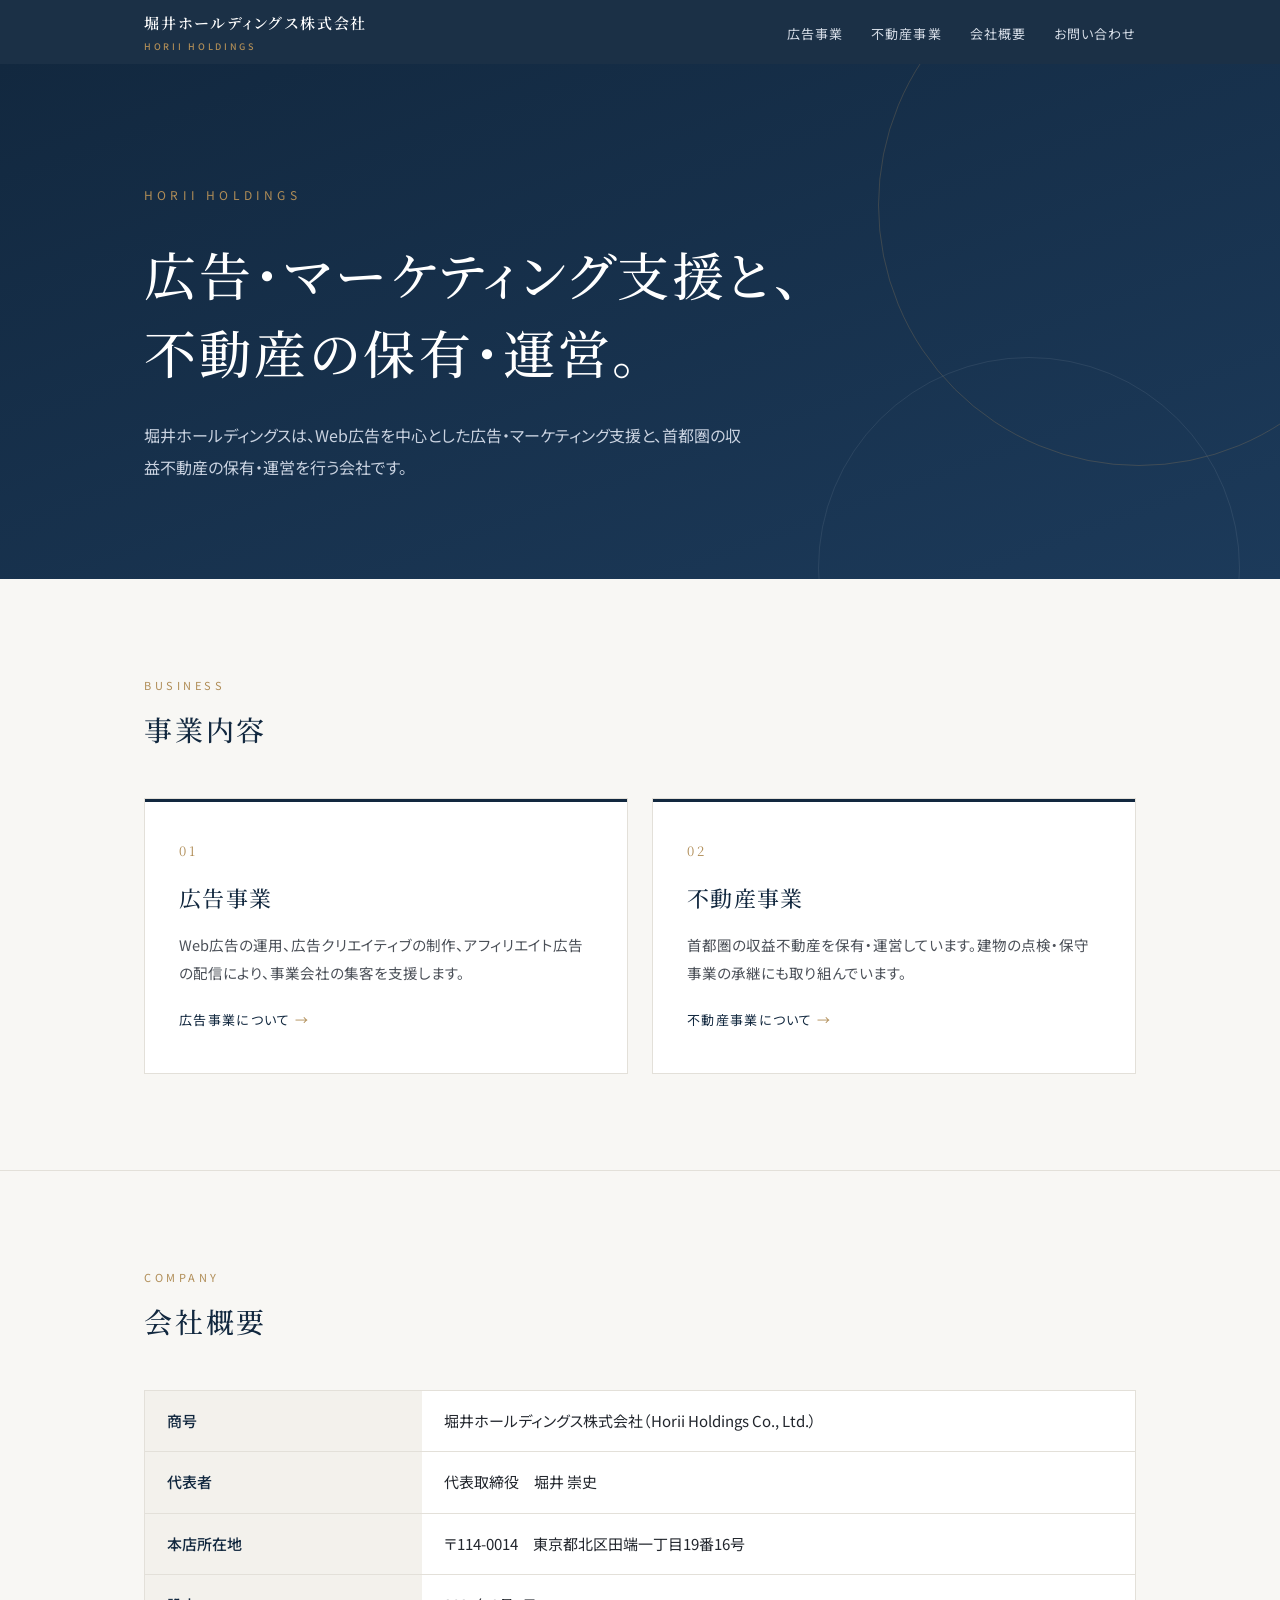
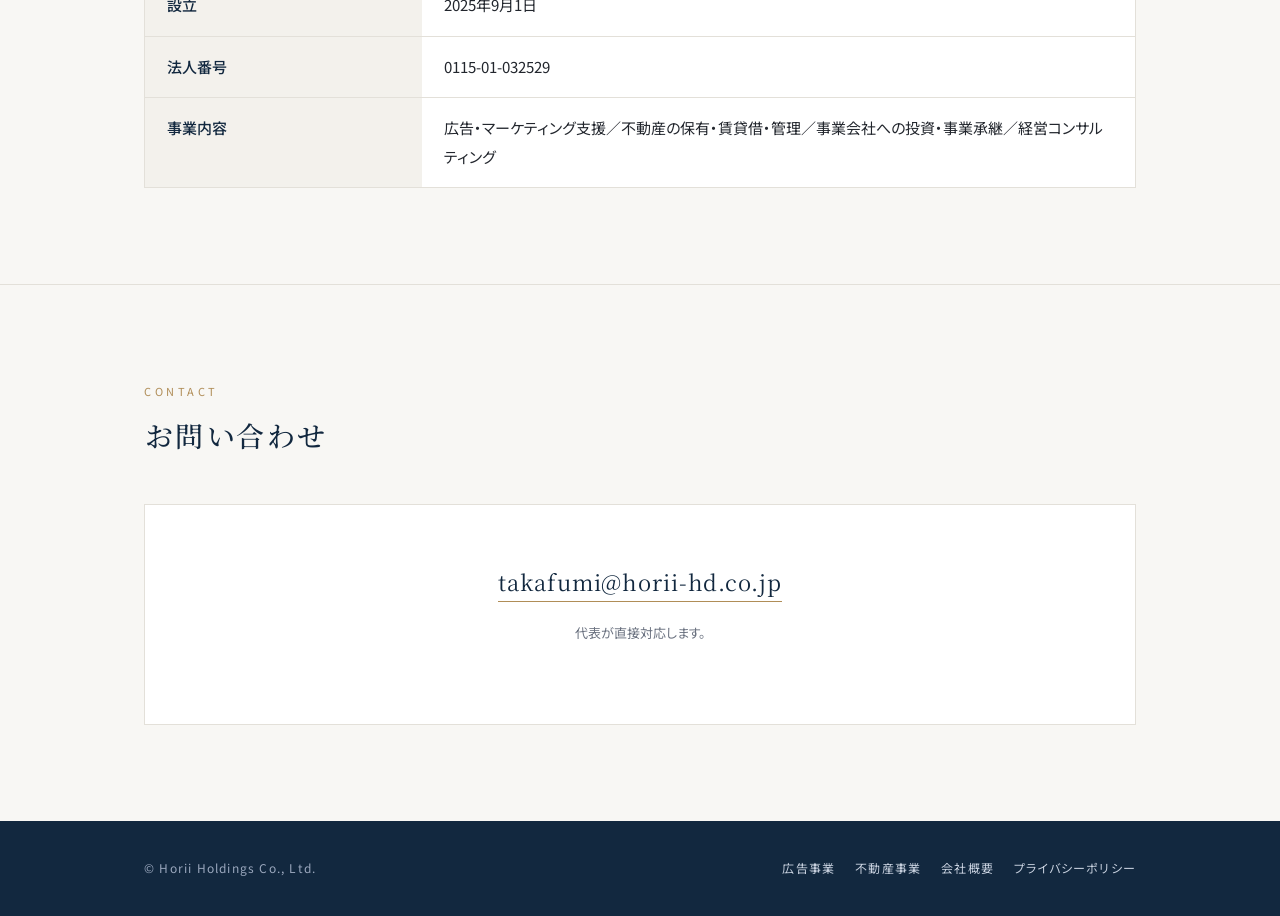
<file: index.html>
<!DOCTYPE html>
<html lang="ja">
<head>
<meta charset="UTF-8">
<meta name="viewport" content="width=device-width, initial-scale=1.0">
<title>堀井ホールディングス株式会社</title>
<meta name="description" content="堀井ホールディングス株式会社は、Web広告を中心とした広告・マーケティング支援と、首都圏の収益不動産の保有・運営を行っています。">
<meta property="og:title" content="堀井ホールディングス株式会社">
<meta property="og:description" content="堀井ホールディングス株式会社は、Web広告を中心とした広告・マーケティング支援と、首都圏の収益不動産の保有・運営を行っています。">
<meta property="og:type" content="website">
<meta property="og:url" content="https://horii-hd.co.jp/">
<link rel="preconnect" href="https://fonts.googleapis.com">
<link rel="preconnect" href="https://fonts.gstatic.com" crossorigin>
<link href="https://fonts.googleapis.com/css2?family=Noto+Serif+JP:wght@400;500;600&family=Noto+Sans+JP:wght@400;500;700&display=swap" rel="stylesheet">
<link rel="stylesheet" href="/assets/style.css">
</head>
<body>

<nav><div class="container">
  <a class="logo" href="/">堀井ホールディングス株式会社<small>HORII HOLDINGS</small></a>
  <ul>
    <li><a href="/marketing/">広告事業</a></li>
    <li><a href="/realestate/">不動産事業</a></li>
    <li><a href="/#company">会社概要</a></li>
    <li><a href="#contact">お問い合わせ</a></li>
  </ul>
</div></nav>

<header class="hero"><div class="container">
  <div class="en">Horii Holdings</div>
  <h1>広告・マーケティング支援と、<br>不動産の保有・運営。</h1>
  <p class="lead">堀井ホールディングスは、Web広告を中心とした広告・マーケティング支援と、首都圏の収益不動産の保有・運営を行う会社です。</p>
</div></header>

<section id="business"><div class="container">
  <div class="sec-head"><div class="h2-en">Business</div><h2>事業内容</h2></div>
  <div class="entry">
    <a href="/marketing/"><div class="num">01</div><h3>広告事業</h3><p>Web広告の運用、広告クリエイティブの制作、アフィリエイト広告の配信により、事業会社の集客を支援します。</p><div class="more">広告事業について</div></a>
    <a href="/realestate/"><div class="num">02</div><h3>不動産事業</h3><p>首都圏の収益不動産を保有・運営しています。建物の点検・保守事業の承継にも取り組んでいます。</p><div class="more">不動産事業について</div></a>
  </div>
</div></section>

<section id="company"><div class="container">
  <div class="sec-head"><div class="h2-en">Company</div><h2>会社概要</h2></div>
  <table class="kv">
    <tr><th>商号</th><td>堀井ホールディングス株式会社（Horii Holdings Co., Ltd.）</td></tr>
    <tr><th>代表者</th><td>代表取締役　堀井 崇史</td></tr>
    <tr><th>本店所在地</th><td>〒114-0014　東京都北区田端一丁目19番16号</td></tr>
    <tr><th>設立</th><td>2025年9月1日</td></tr>
    <tr><th>法人番号</th><td>0115-01-032529</td></tr>
    <tr><th>事業内容</th><td>広告・マーケティング支援／不動産の保有・賃貸借・管理／事業会社への投資・事業承継／経営コンサルティング</td></tr>
  </table>
</div></section>

<section id="contact"><div class="container">
  <div class="sec-head"><div class="h2-en">Contact</div><h2>お問い合わせ</h2></div>
  <div class="contact-box">
    <a class="contact-mail" href="mailto:takafumi@horii-hd.co.jp">takafumi@horii-hd.co.jp</a>
    <p class="sub">代表が直接対応します。</p>
  </div>
</div></section>

<footer><div class="container">
  <span>&copy; Horii Holdings Co., Ltd.</span>
  <span><a href="/marketing/">広告事業</a><a href="/realestate/">不動産事業</a><a href="/#company">会社概要</a><a href="/privacy/">プライバシーポリシー</a></span>
</div></footer>
</body>
</html>
</file>
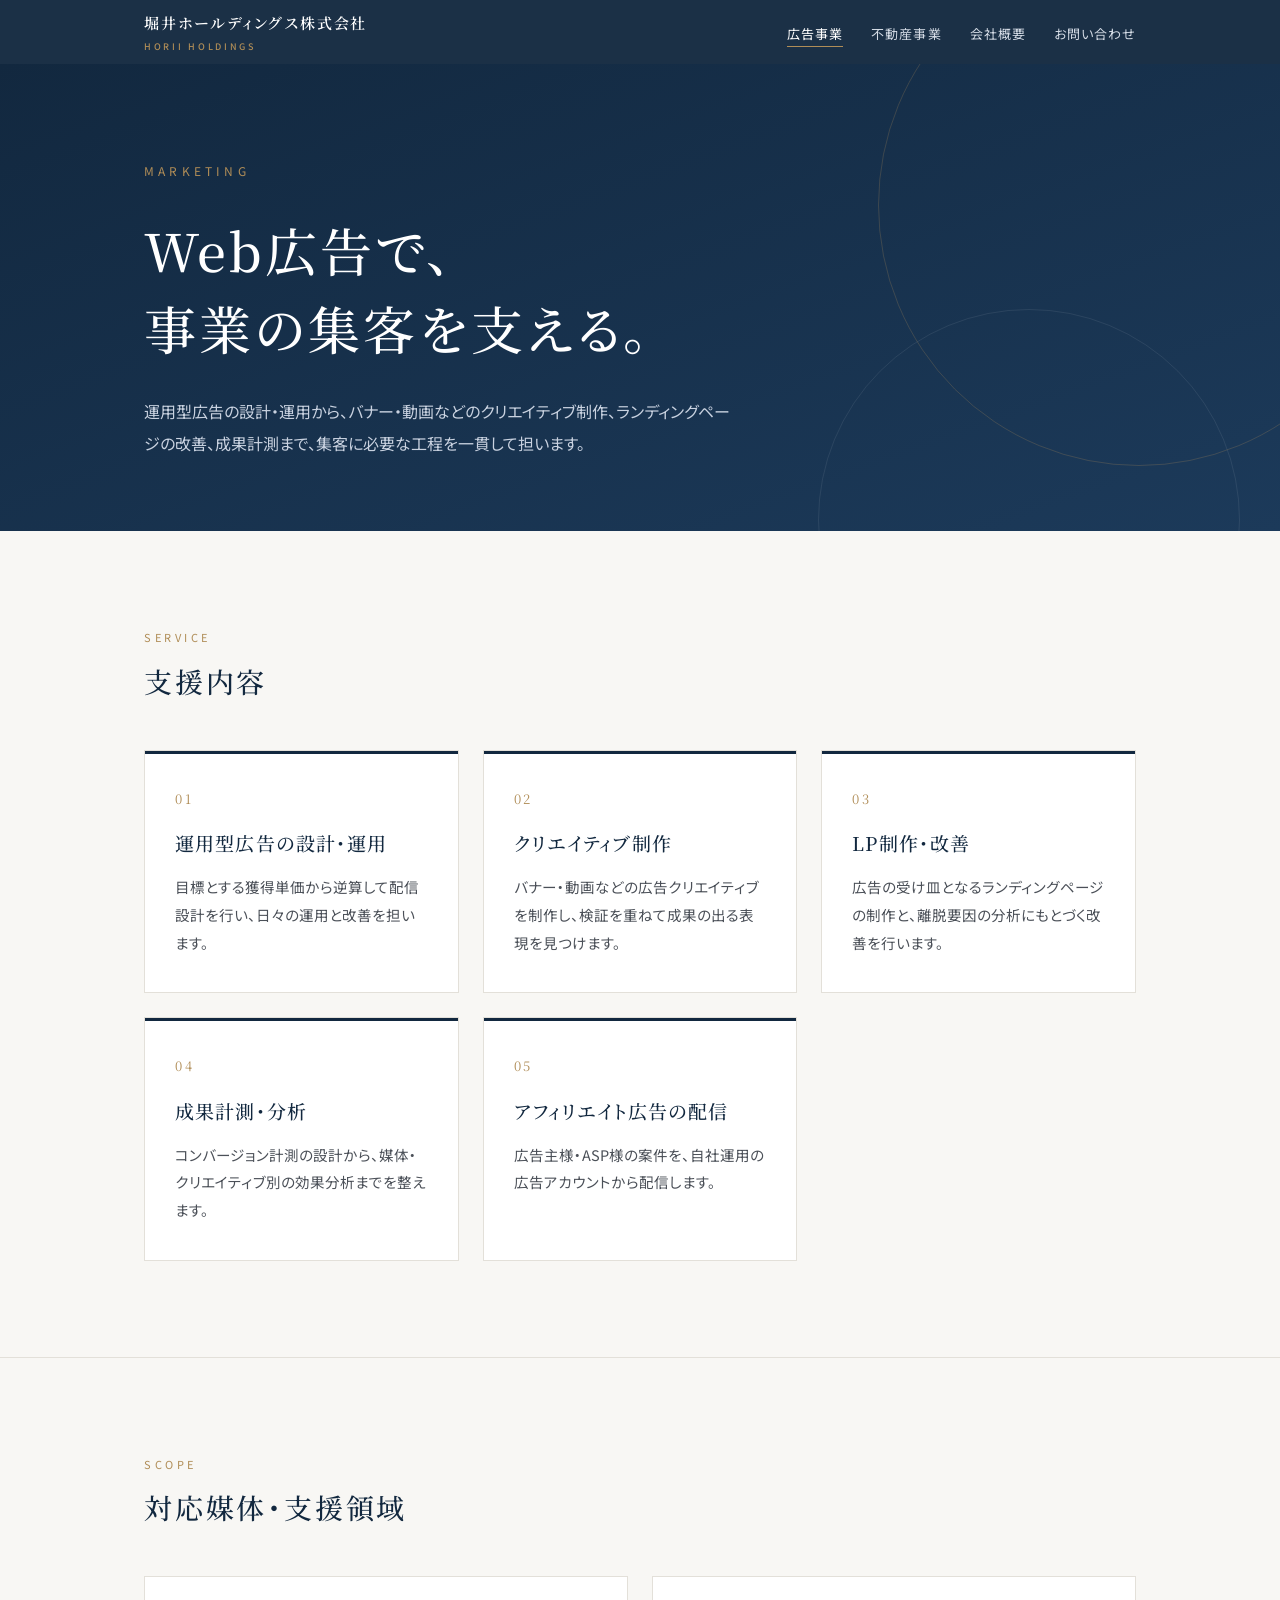
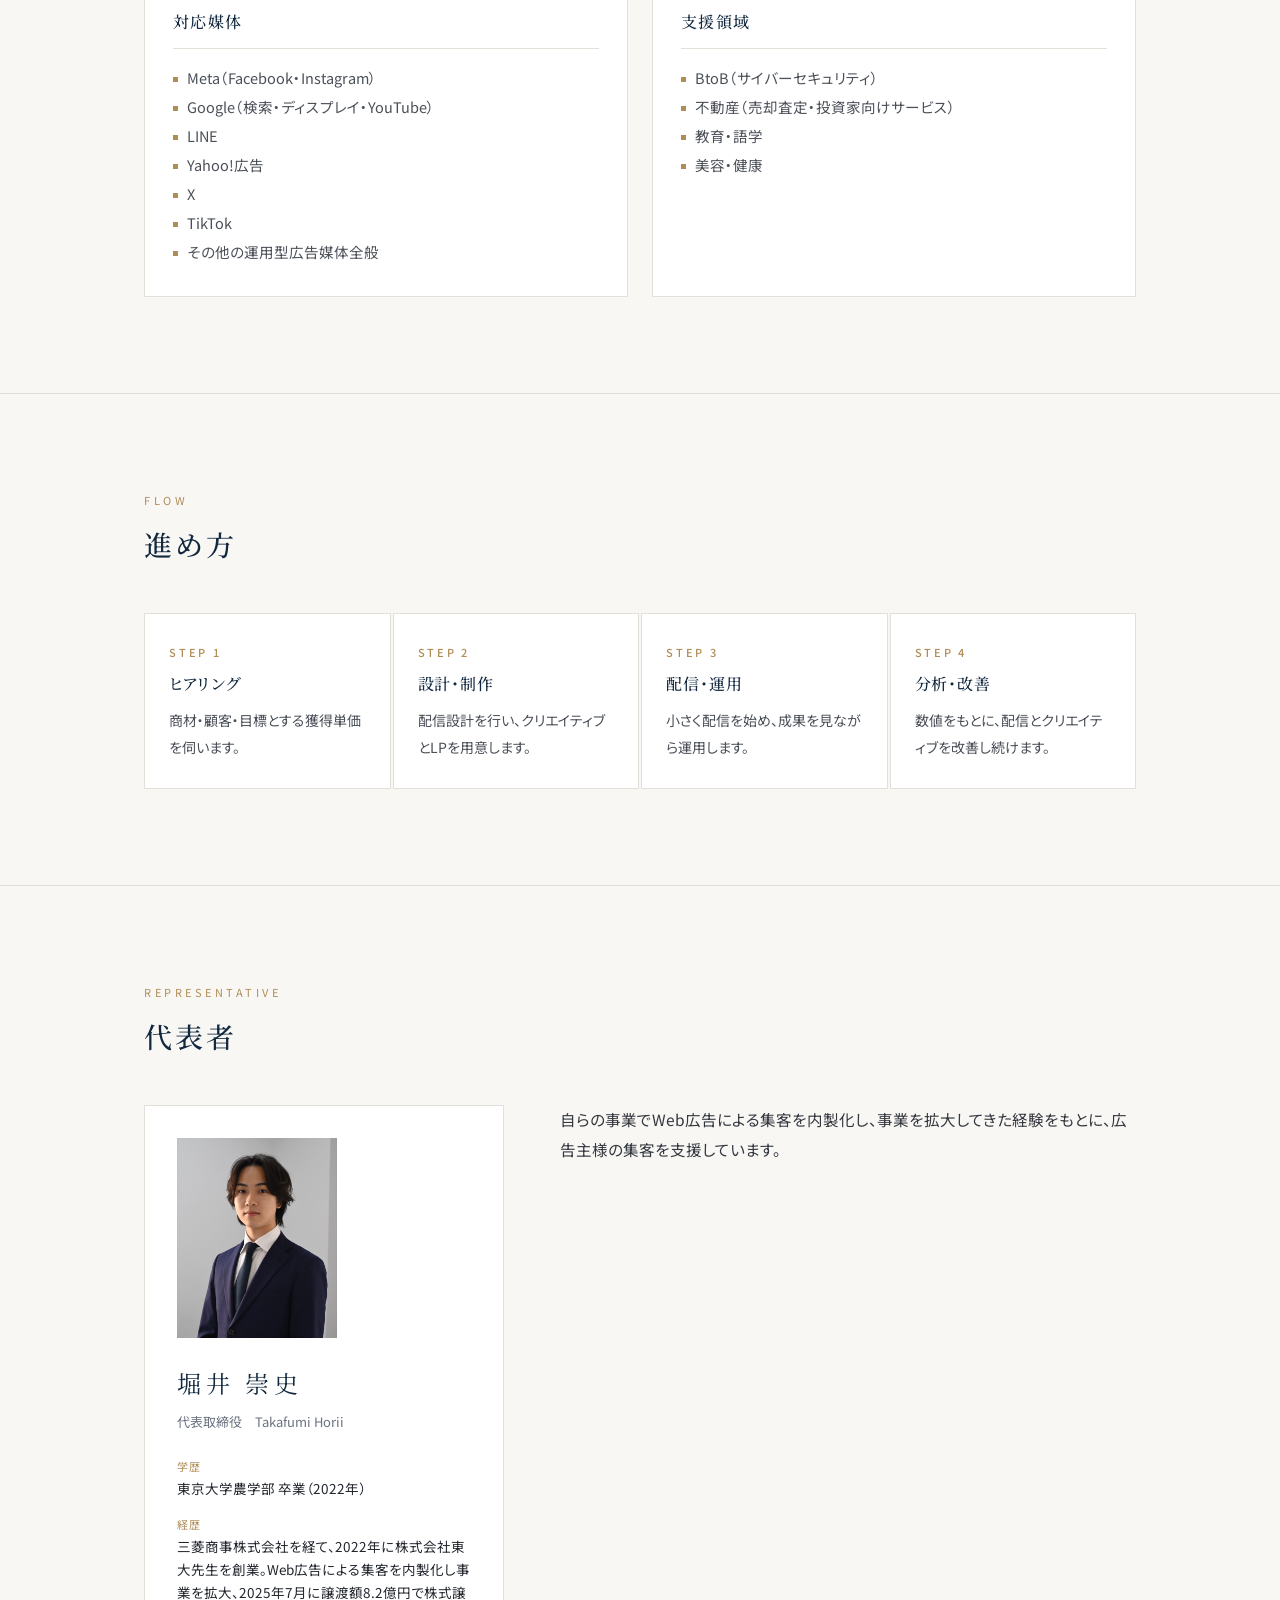
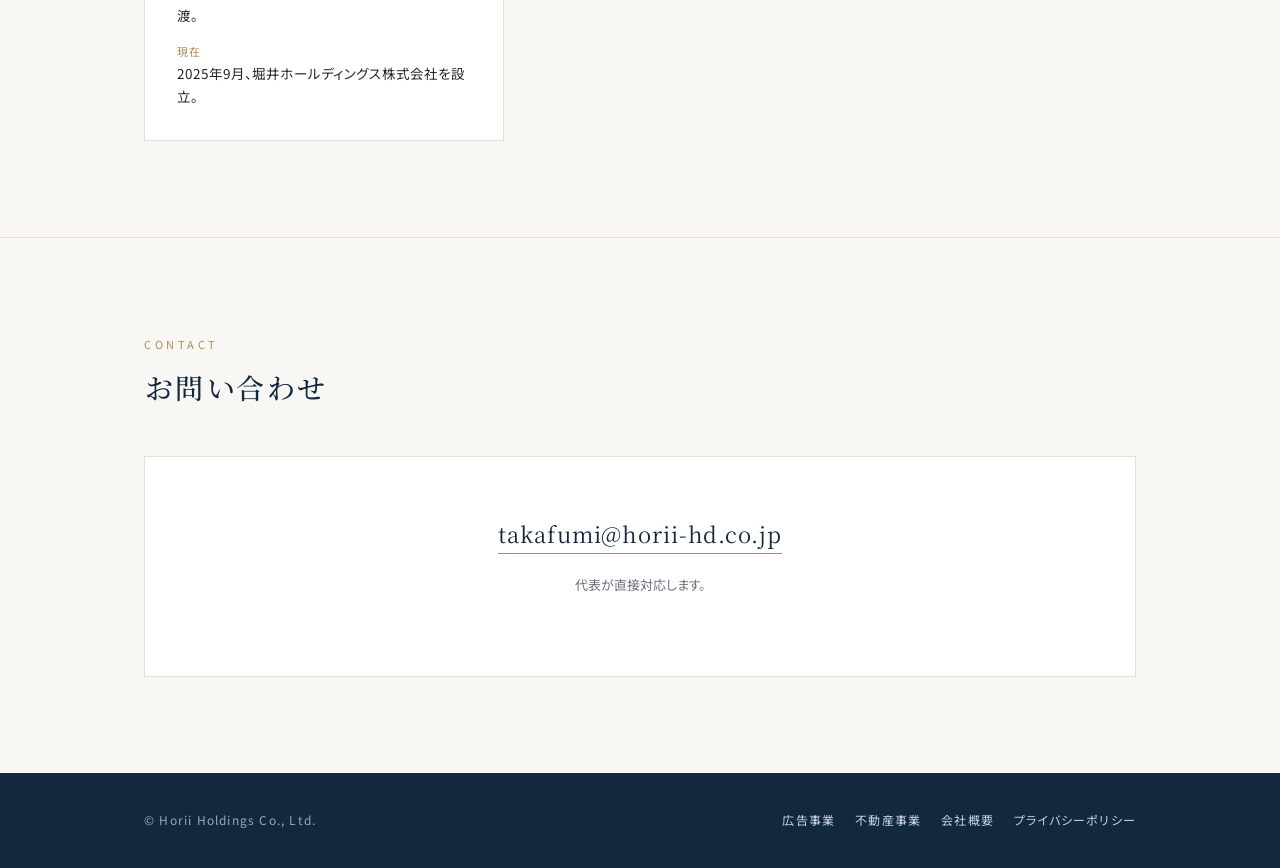
<file: marketing/index.html>
<!DOCTYPE html>
<html lang="ja">
<head>
<meta charset="UTF-8">
<meta name="viewport" content="width=device-width, initial-scale=1.0">
<title>広告事業｜堀井ホールディングス株式会社</title>
<meta name="description" content="堀井ホールディングスの広告事業。運用型広告の設計・運用、広告クリエイティブ制作、LP改善、アフィリエイト広告の配信で事業会社の集客を支援します。">
<meta property="og:title" content="広告事業｜堀井ホールディングス株式会社">
<meta property="og:description" content="堀井ホールディングスの広告事業。運用型広告の設計・運用、広告クリエイティブ制作、LP改善、アフィリエイト広告の配信で事業会社の集客を支援します。">
<meta property="og:type" content="website">
<meta property="og:url" content="https://horii-hd.co.jp/marketing/">
<link rel="preconnect" href="https://fonts.googleapis.com">
<link rel="preconnect" href="https://fonts.gstatic.com" crossorigin>
<link href="https://fonts.googleapis.com/css2?family=Noto+Serif+JP:wght@400;500;600&family=Noto+Sans+JP:wght@400;500;700&display=swap" rel="stylesheet">
<link rel="stylesheet" href="/assets/style.css">
</head>
<body>

<nav><div class="container">
  <a class="logo" href="/">堀井ホールディングス株式会社<small>HORII HOLDINGS</small></a>
  <ul>
    <li><a href="/marketing/" class="on">広告事業</a></li>
    <li><a href="/realestate/">不動産事業</a></li>
    <li><a href="/#company">会社概要</a></li>
    <li><a href="#contact">お問い合わせ</a></li>
  </ul>
</div></nav>

<header class="hero sub"><div class="container">
  <div class="en">Marketing</div>
  <h1>Web広告で、<br>事業の集客を支える。</h1>
  <p class="lead">運用型広告の設計・運用から、バナー・動画などのクリエイティブ制作、ランディングページの改善、成果計測まで、集客に必要な工程を一貫して担います。</p>
</div></header>

<section id="service"><div class="container">
  <div class="sec-head"><div class="h2-en">Service</div><h2>支援内容</h2></div>
  <div class="grid3">
    <div class="card"><div class="num">01</div><h3>運用型広告の設計・運用</h3><p>目標とする獲得単価から逆算して配信設計を行い、日々の運用と改善を担います。</p></div>
    <div class="card"><div class="num">02</div><h3>クリエイティブ制作</h3><p>バナー・動画などの広告クリエイティブを制作し、検証を重ねて成果の出る表現を見つけます。</p></div>
    <div class="card"><div class="num">03</div><h3>LP制作・改善</h3><p>広告の受け皿となるランディングページの制作と、離脱要因の分析にもとづく改善を行います。</p></div>
    <div class="card"><div class="num">04</div><h3>成果計測・分析</h3><p>コンバージョン計測の設計から、媒体・クリエイティブ別の効果分析までを整えます。</p></div>
    <div class="card"><div class="num">05</div><h3>アフィリエイト広告の配信</h3><p>広告主様・ASP様の案件を、自社運用の広告アカウントから配信します。</p></div>
  </div>
</div></section>

<section id="scope"><div class="container">
  <div class="sec-head"><div class="h2-en">Scope</div><h2>対応媒体・支援領域</h2></div>
  <div class="mk">
    <div><h4>対応媒体</h4><ul>
      <li>Meta（Facebook・Instagram）</li>
      <li>Google（検索・ディスプレイ・YouTube）</li>
      <li>LINE</li>
      <li>Yahoo!広告</li>
      <li>X</li>
      <li>TikTok</li>
      <li>その他の運用型広告媒体全般</li>
    </ul></div>
    <div><h4>支援領域</h4><ul>
      <li>BtoB（サイバーセキュリティ）</li>
      <li>不動産（売却査定・投資家向けサービス）</li>
      <li>教育・語学</li>
      <li>美容・健康</li>
    </ul></div>
  </div>
</div></section>

<section id="flow"><div class="container">
  <div class="sec-head"><div class="h2-en">Flow</div><h2>進め方</h2></div>
  <div class="steps">
    <div><b>ヒアリング</b><p>商材・顧客・目標とする獲得単価を伺います。</p></div>
    <div><b>設計・制作</b><p>配信設計を行い、クリエイティブとLPを用意します。</p></div>
    <div><b>配信・運用</b><p>小さく配信を始め、成果を見ながら運用します。</p></div>
    <div><b>分析・改善</b><p>数値をもとに、配信とクリエイティブを改善し続けます。</p></div>
  </div>
</div></section>

<section id="message"><div class="container">
  <div class="sec-head"><div class="h2-en">Representative</div><h2>代表者</h2></div>
  <div class="msg">
    <div class="who">
      <img class="pic" src="/assets/horii.jpg" alt="代表取締役 堀井崇史" width="628" height="900" loading="lazy">
      <div class="name">堀井 崇史</div>
      <div class="title">代表取締役　Takafumi Horii</div>
      <dl>
        <dt>学歴</dt><dd>東京大学農学部 卒業（2022年）</dd>
        <dt>経歴</dt><dd>三菱商事株式会社を経て、2022年に株式会社東大先生を創業。Web広告による集客を内製化し事業を拡大、2025年7月に譲渡額8.2億円で株式譲渡。</dd>
        <dt>現在</dt><dd>2025年9月、堀井ホールディングス株式会社を設立。</dd>
      </dl>
    </div>
    <div class="text">
      <p>自らの事業でWeb広告による集客を内製化し、事業を拡大してきた経験をもとに、広告主様の集客を支援しています。</p>
    </div>
  </div>
</div></section>

<section id="contact"><div class="container">
  <div class="sec-head"><div class="h2-en">Contact</div><h2>お問い合わせ</h2></div>
  <div class="contact-box">
    <a class="contact-mail" href="mailto:takafumi@horii-hd.co.jp">takafumi@horii-hd.co.jp</a>
    <p class="sub">代表が直接対応します。</p>
  </div>
</div></section>

<footer><div class="container">
  <span>&copy; Horii Holdings Co., Ltd.</span>
  <span><a href="/marketing/">広告事業</a><a href="/realestate/">不動産事業</a><a href="/#company">会社概要</a><a href="/privacy/">プライバシーポリシー</a></span>
</div></footer>
</body>
</html>
</file>
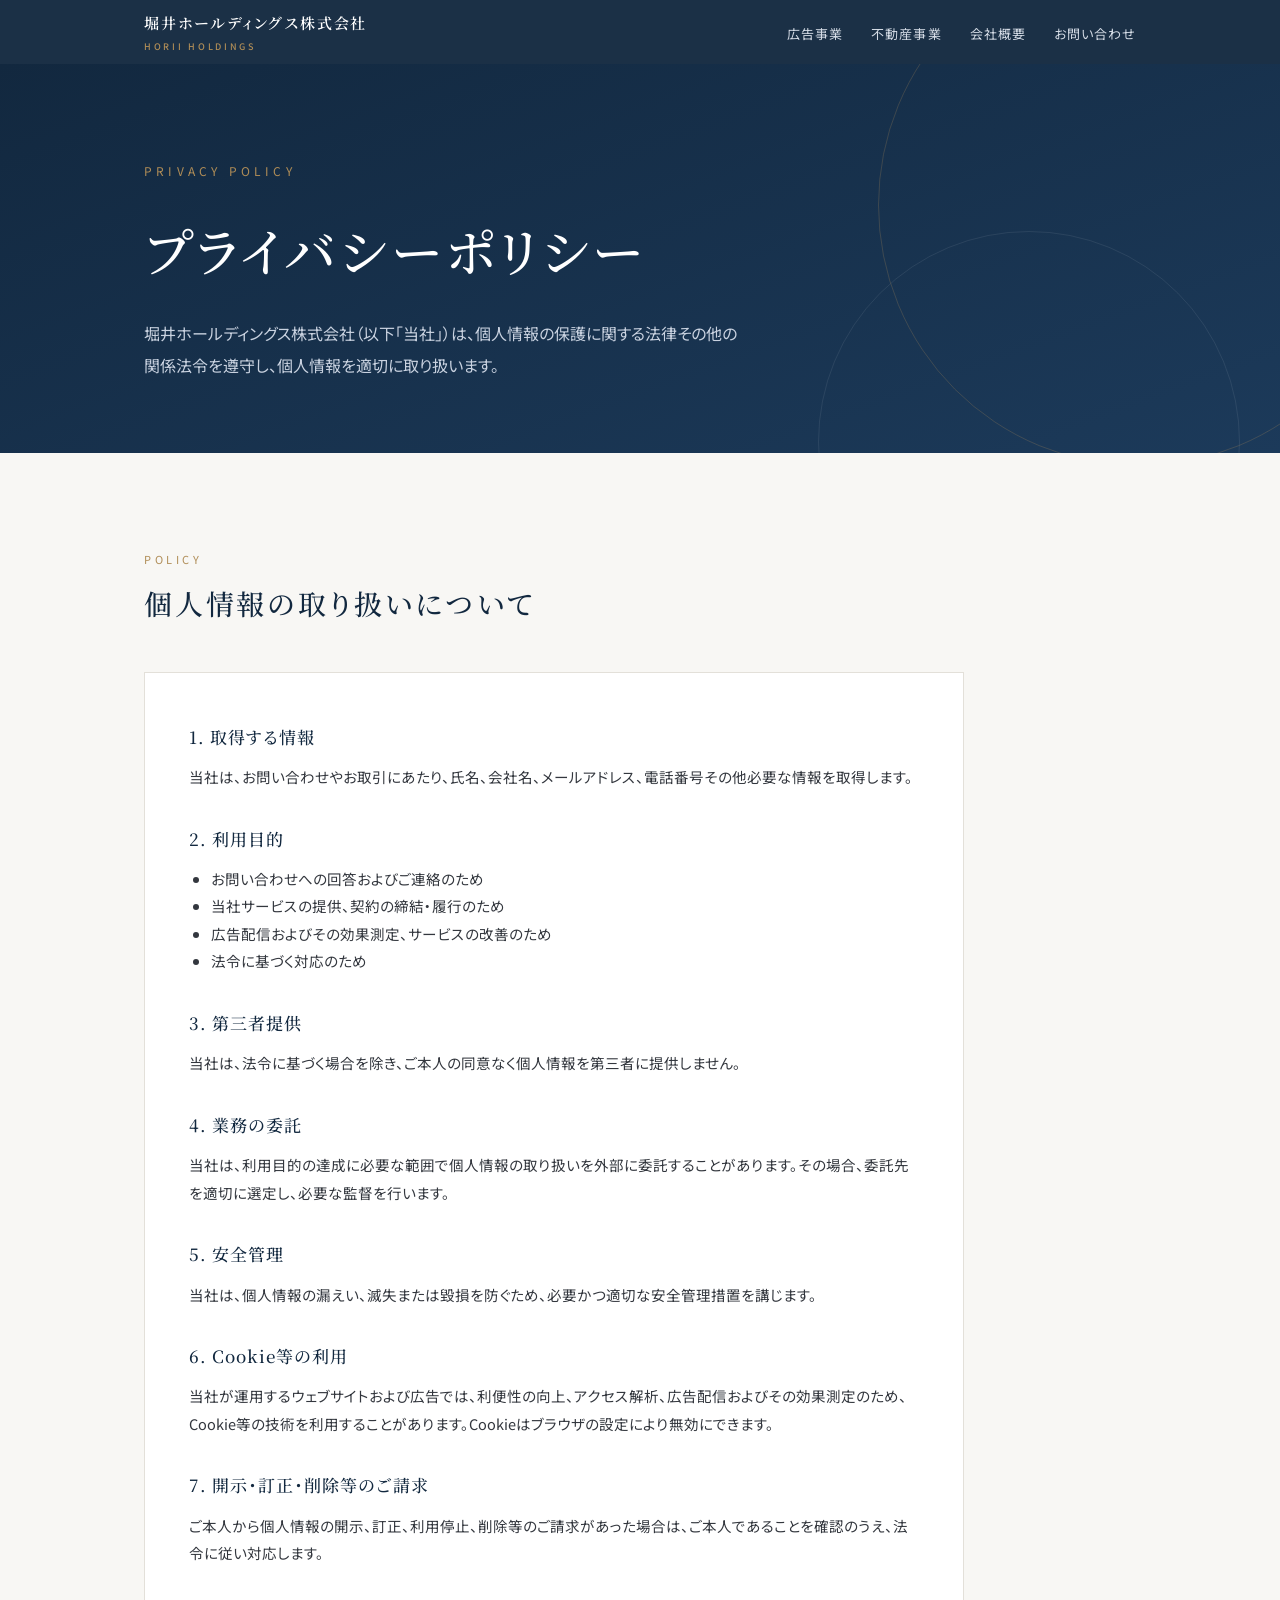
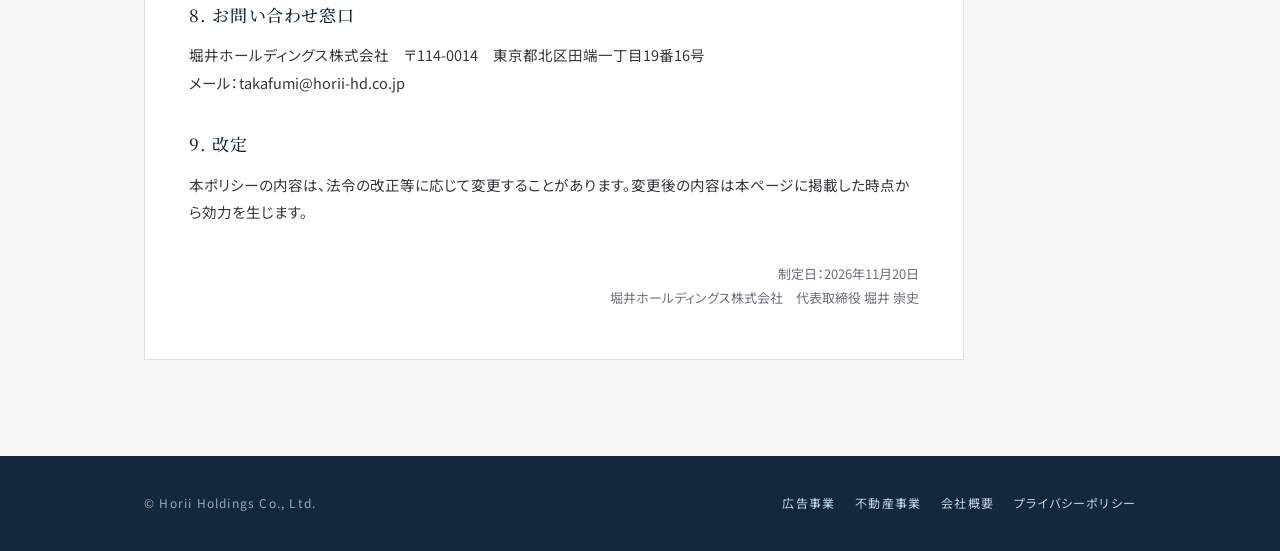
<file: privacy/index.html>
<!DOCTYPE html>
<html lang="ja">
<head>
<meta charset="UTF-8">
<meta name="viewport" content="width=device-width, initial-scale=1.0">
<title>プライバシーポリシー｜堀井ホールディングス株式会社</title>
<meta name="description" content="堀井ホールディングス株式会社のプライバシーポリシー（個人情報の取り扱いについて）。">
<meta property="og:title" content="プライバシーポリシー｜堀井ホールディングス株式会社">
<meta property="og:description" content="堀井ホールディングス株式会社のプライバシーポリシー（個人情報の取り扱いについて）。">
<meta property="og:type" content="website">
<meta property="og:url" content="https://horii-hd.co.jp/privacy/">
<link rel="preconnect" href="https://fonts.googleapis.com">
<link rel="preconnect" href="https://fonts.gstatic.com" crossorigin>
<link href="https://fonts.googleapis.com/css2?family=Noto+Serif+JP:wght@400;500;600&family=Noto+Sans+JP:wght@400;500;700&display=swap" rel="stylesheet">
<link rel="stylesheet" href="/assets/style.css">
</head>
<body>

<nav><div class="container">
  <a class="logo" href="/">堀井ホールディングス株式会社<small>HORII HOLDINGS</small></a>
  <ul>
    <li><a href="/marketing/">広告事業</a></li>
    <li><a href="/realestate/">不動産事業</a></li>
    <li><a href="/#company">会社概要</a></li>
    <li><a href="#contact">お問い合わせ</a></li>
  </ul>
</div></nav>

<header class="hero sub"><div class="container">
  <div class="en">Privacy Policy</div>
  <h1>プライバシーポリシー</h1>
  <p class="lead">堀井ホールディングス株式会社（以下「当社」）は、個人情報の保護に関する法律その他の関係法令を遵守し、個人情報を適切に取り扱います。</p>
</div></header>

<section id="policy"><div class="container">
  <div class="sec-head"><div class="h2-en">Policy</div><h2>個人情報の取り扱いについて</h2></div>
  <div class="policy">
    <h3>1. 取得する情報</h3>
    <p>当社は、お問い合わせやお取引にあたり、氏名、会社名、メールアドレス、電話番号その他必要な情報を取得します。</p>
    <h3>2. 利用目的</h3>
    <ul>
      <li>お問い合わせへの回答およびご連絡のため</li>
      <li>当社サービスの提供、契約の締結・履行のため</li>
      <li>広告配信およびその効果測定、サービスの改善のため</li>
      <li>法令に基づく対応のため</li>
    </ul>
    <h3>3. 第三者提供</h3>
    <p>当社は、法令に基づく場合を除き、ご本人の同意なく個人情報を第三者に提供しません。</p>
    <h3>4. 業務の委託</h3>
    <p>当社は、利用目的の達成に必要な範囲で個人情報の取り扱いを外部に委託することがあります。その場合、委託先を適切に選定し、必要な監督を行います。</p>
    <h3>5. 安全管理</h3>
    <p>当社は、個人情報の漏えい、滅失または毀損を防ぐため、必要かつ適切な安全管理措置を講じます。</p>
    <h3>6. Cookie等の利用</h3>
    <p>当社が運用するウェブサイトおよび広告では、利便性の向上、アクセス解析、広告配信およびその効果測定のため、Cookie等の技術を利用することがあります。Cookieはブラウザの設定により無効にできます。</p>
    <h3>7. 開示・訂正・削除等のご請求</h3>
    <p>ご本人から個人情報の開示、訂正、利用停止、削除等のご請求があった場合は、ご本人であることを確認のうえ、法令に従い対応します。</p>
    <h3>8. お問い合わせ窓口</h3>
    <p>堀井ホールディングス株式会社　〒114-0014　東京都北区田端一丁目19番16号<br>メール：takafumi@horii-hd.co.jp</p>
    <h3>9. 改定</h3>
    <p>本ポリシーの内容は、法令の改正等に応じて変更することがあります。変更後の内容は本ページに掲載した時点から効力を生じます。</p>
    <p class="date">制定日：2026年11月20日<br>堀井ホールディングス株式会社　代表取締役 堀井 崇史</p>
  </div>
</div></section>

<footer><div class="container">
  <span>&copy; Horii Holdings Co., Ltd.</span>
  <span><a href="/marketing/">広告事業</a><a href="/realestate/">不動産事業</a><a href="/#company">会社概要</a><a href="/privacy/">プライバシーポリシー</a></span>
</div></footer>
</body>
</html>
</file>
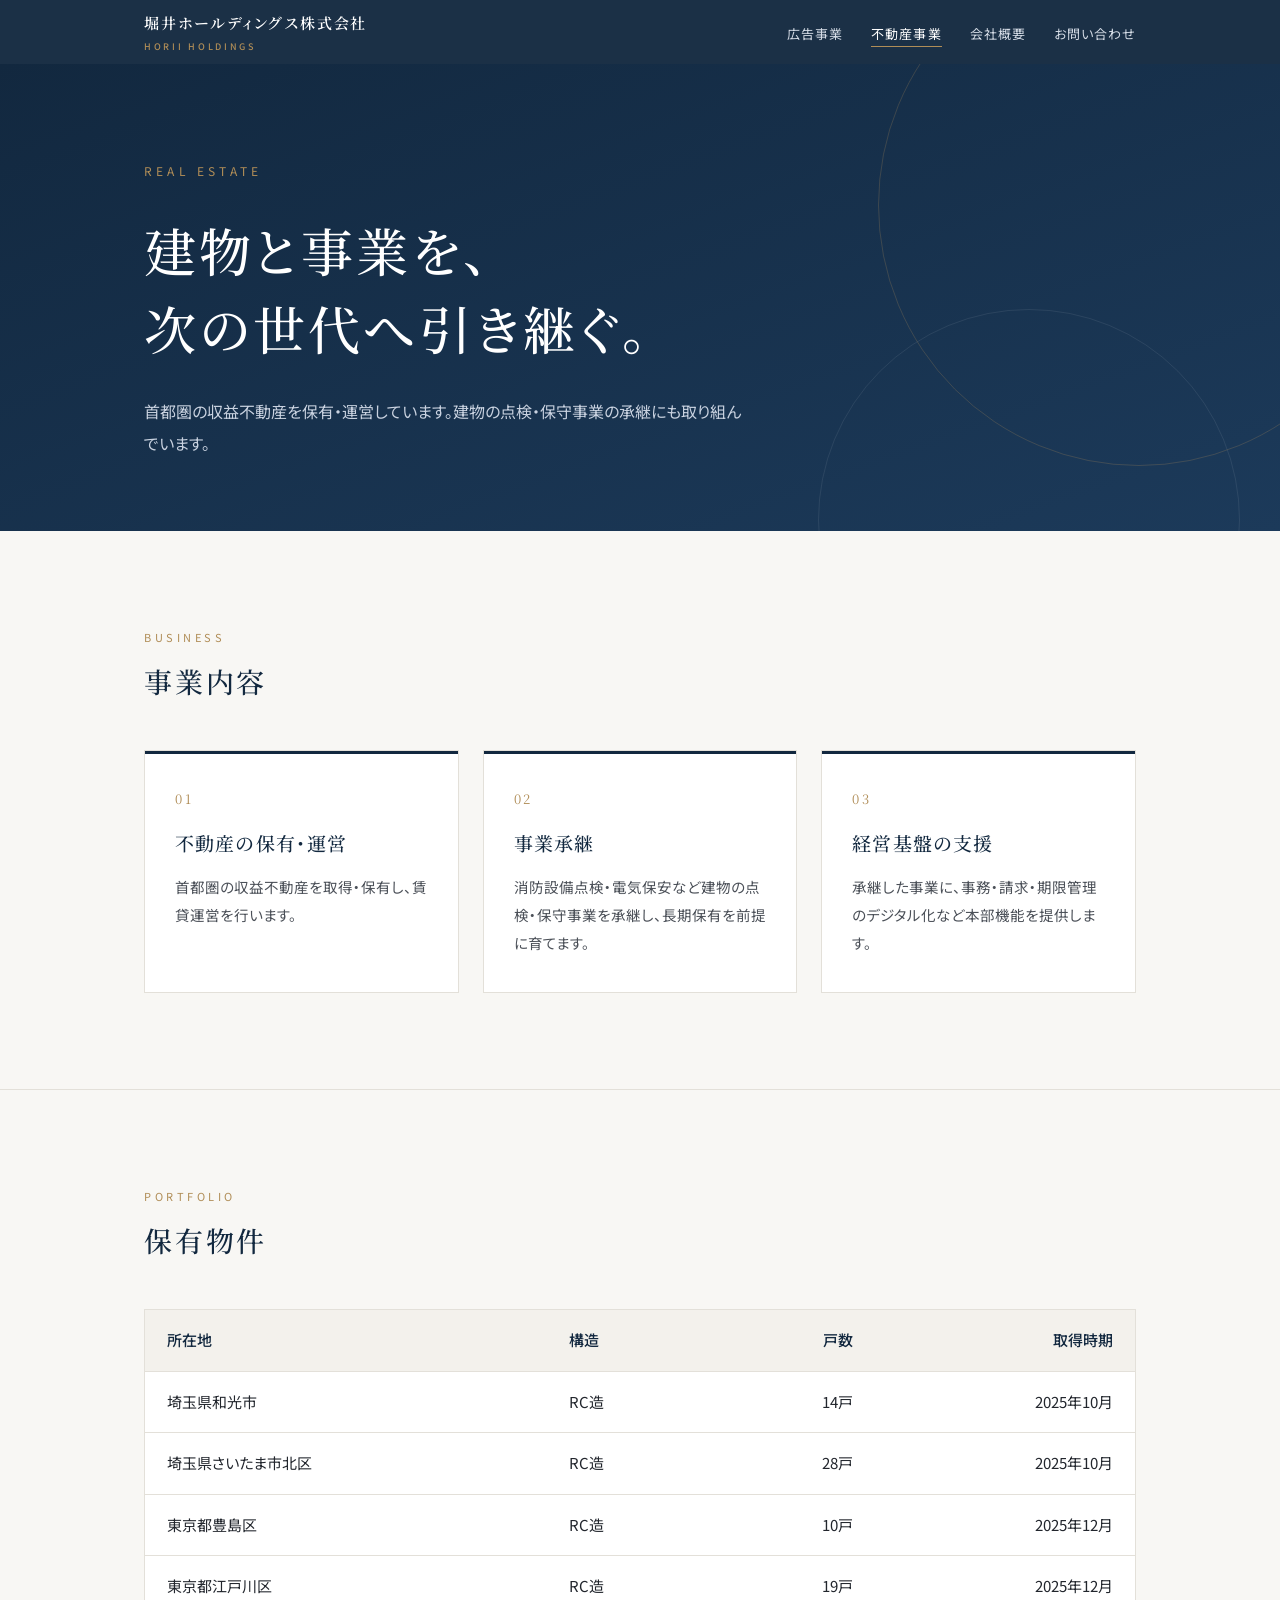
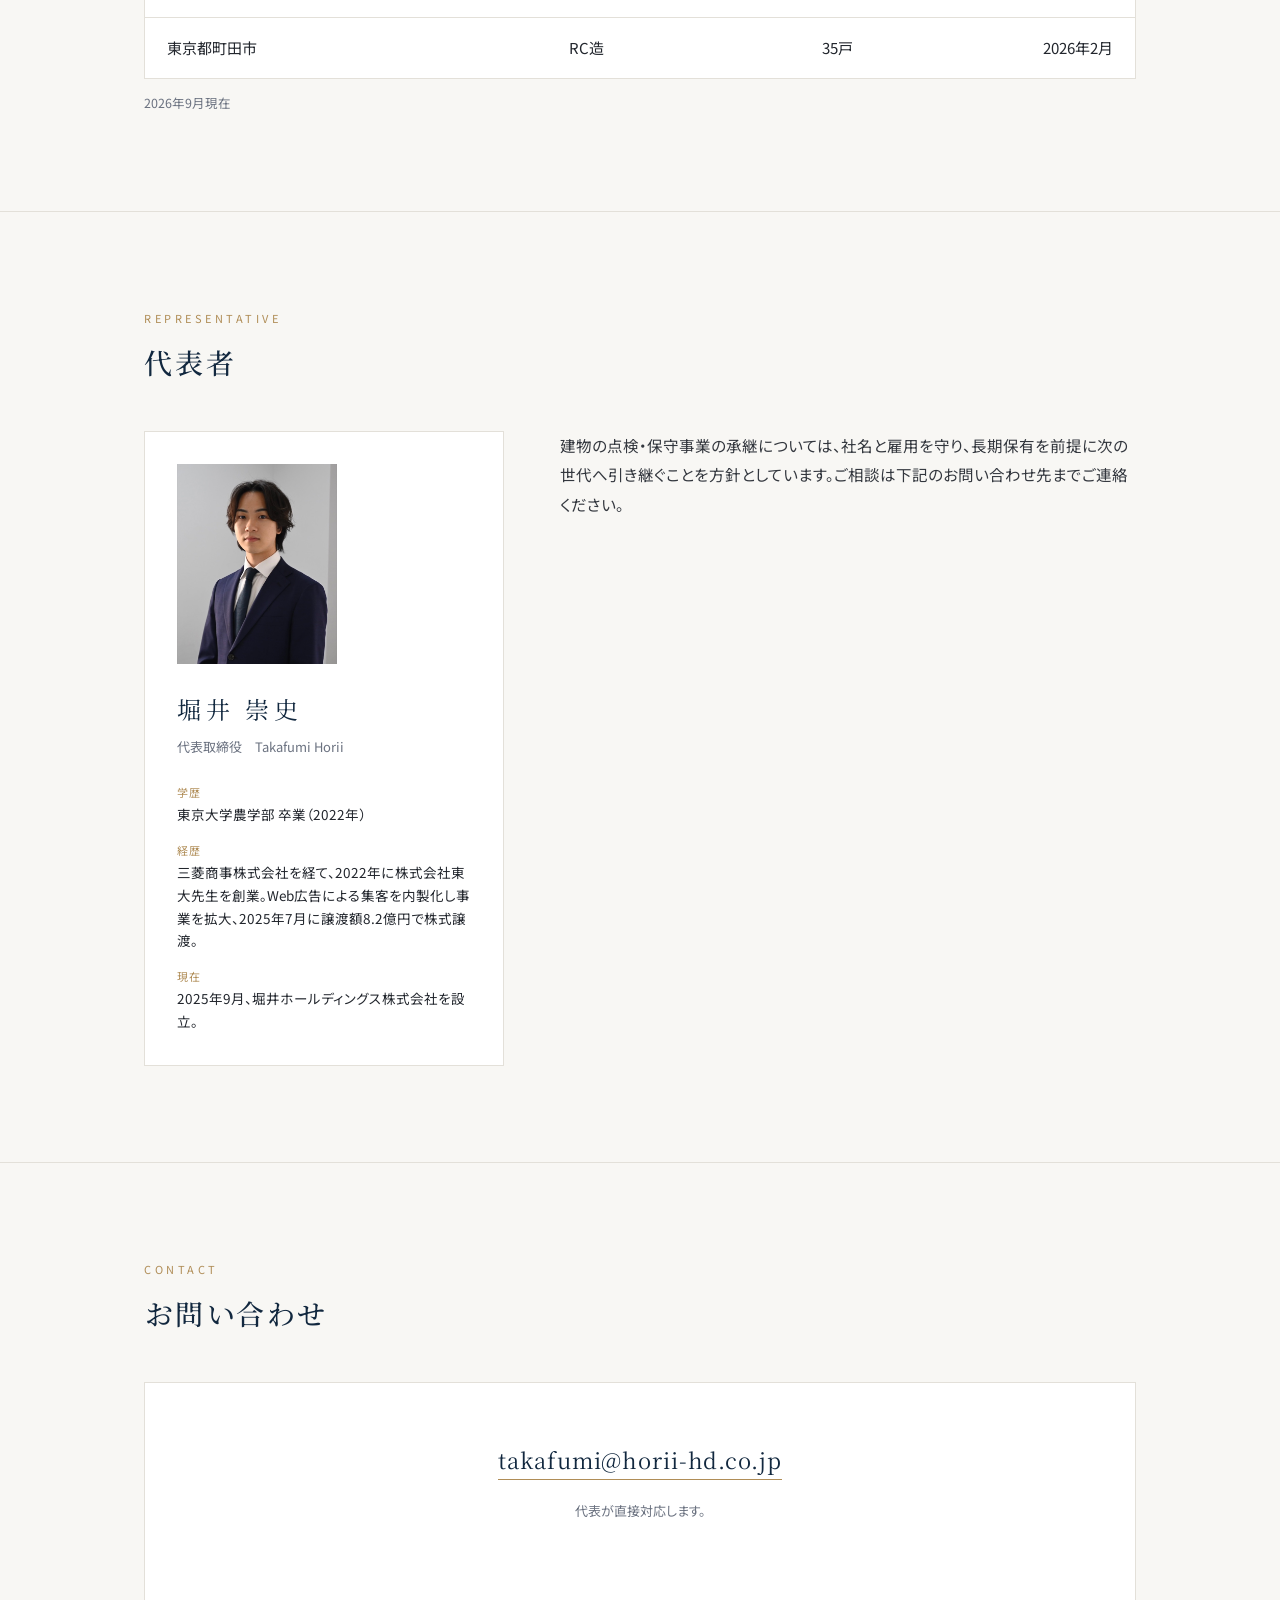
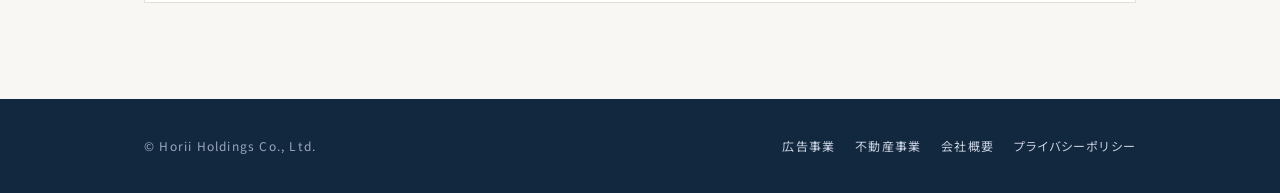
<file: realestate/index.html>
<!DOCTYPE html>
<html lang="ja">
<head>
<meta charset="UTF-8">
<meta name="viewport" content="width=device-width, initial-scale=1.0">
<title>不動産事業｜堀井ホールディングス株式会社</title>
<meta name="description" content="堀井ホールディングスの不動産事業。首都圏の収益不動産の保有・運営と、建物の点検・保守事業の承継に取り組んでいます。">
<meta property="og:title" content="不動産事業｜堀井ホールディングス株式会社">
<meta property="og:description" content="堀井ホールディングスの不動産事業。首都圏の収益不動産の保有・運営と、建物の点検・保守事業の承継に取り組んでいます。">
<meta property="og:type" content="website">
<meta property="og:url" content="https://horii-hd.co.jp/realestate/">
<link rel="preconnect" href="https://fonts.googleapis.com">
<link rel="preconnect" href="https://fonts.gstatic.com" crossorigin>
<link href="https://fonts.googleapis.com/css2?family=Noto+Serif+JP:wght@400;500;600&family=Noto+Sans+JP:wght@400;500;700&display=swap" rel="stylesheet">
<link rel="stylesheet" href="/assets/style.css">
</head>
<body>

<nav><div class="container">
  <a class="logo" href="/">堀井ホールディングス株式会社<small>HORII HOLDINGS</small></a>
  <ul>
    <li><a href="/marketing/">広告事業</a></li>
    <li><a href="/realestate/" class="on">不動産事業</a></li>
    <li><a href="/#company">会社概要</a></li>
    <li><a href="#contact">お問い合わせ</a></li>
  </ul>
</div></nav>

<header class="hero sub"><div class="container">
  <div class="en">Real Estate</div>
  <h1>建物と事業を、<br>次の世代へ引き継ぐ。</h1>
  <p class="lead">首都圏の収益不動産を保有・運営しています。建物の点検・保守事業の承継にも取り組んでいます。</p>
</div></header>

<section id="business"><div class="container">
  <div class="sec-head"><div class="h2-en">Business</div><h2>事業内容</h2></div>
  <div class="grid3">
    <div class="card"><div class="num">01</div><h3>不動産の保有・運営</h3><p>首都圏の収益不動産を取得・保有し、賃貸運営を行います。</p></div>
    <div class="card"><div class="num">02</div><h3>事業承継</h3><p>消防設備点検・電気保安など建物の点検・保守事業を承継し、長期保有を前提に育てます。</p></div>
    <div class="card"><div class="num">03</div><h3>経営基盤の支援</h3><p>承継した事業に、事務・請求・期限管理のデジタル化など本部機能を提供します。</p></div>
  </div>
</div></section>

<section id="portfolio"><div class="container">
  <div class="sec-head"><div class="h2-en">Portfolio</div><h2>保有物件</h2></div>
  <table class="props">
    <tr><th>所在地</th><th>構造</th><th class="r">戸数</th><th class="r">取得時期</th></tr>
    <tr><td>埼玉県和光市</td><td>RC造</td><td class="r">14戸</td><td class="r">2025年10月</td></tr>
    <tr><td>埼玉県さいたま市北区</td><td>RC造</td><td class="r">28戸</td><td class="r">2025年10月</td></tr>
    <tr><td>東京都豊島区</td><td>RC造</td><td class="r">10戸</td><td class="r">2025年12月</td></tr>
    <tr><td>東京都江戸川区</td><td>RC造</td><td class="r">19戸</td><td class="r">2025年12月</td></tr>
    <tr><td>東京都町田市</td><td>RC造</td><td class="r">35戸</td><td class="r">2026年2月</td></tr>
  </table>
  <p class="note">2026年9月現在</p>
</div></section>

<section id="message"><div class="container">
  <div class="sec-head"><div class="h2-en">Representative</div><h2>代表者</h2></div>
  <div class="msg">
    <div class="who">
      <img class="pic" src="/assets/horii.jpg" alt="代表取締役 堀井崇史" width="628" height="900" loading="lazy">
      <div class="name">堀井 崇史</div>
      <div class="title">代表取締役　Takafumi Horii</div>
      <dl>
        <dt>学歴</dt><dd>東京大学農学部 卒業（2022年）</dd>
        <dt>経歴</dt><dd>三菱商事株式会社を経て、2022年に株式会社東大先生を創業。Web広告による集客を内製化し事業を拡大、2025年7月に譲渡額8.2億円で株式譲渡。</dd>
        <dt>現在</dt><dd>2025年9月、堀井ホールディングス株式会社を設立。</dd>
      </dl>
    </div>
    <div class="text">
      <p>建物の点検・保守事業の承継については、社名と雇用を守り、長期保有を前提に次の世代へ引き継ぐことを方針としています。ご相談は下記のお問い合わせ先までご連絡ください。</p>
    </div>
  </div>
</div></section>

<section id="contact"><div class="container">
  <div class="sec-head"><div class="h2-en">Contact</div><h2>お問い合わせ</h2></div>
  <div class="contact-box">
    <a class="contact-mail" href="mailto:takafumi@horii-hd.co.jp">takafumi@horii-hd.co.jp</a>
    <p class="sub">代表が直接対応します。</p>
  </div>
</div></section>

<footer><div class="container">
  <span>&copy; Horii Holdings Co., Ltd.</span>
  <span><a href="/marketing/">広告事業</a><a href="/realestate/">不動産事業</a><a href="/#company">会社概要</a><a href="/privacy/">プライバシーポリシー</a></span>
</div></footer>
</body>
</html>
</file>
<file: assets/style.css>
:root{--navy:#12283f;--navy2:#1c3a5a;--gold:#b08d57;--ink:#22262d;--muted:#6b7280;--bg:#f8f7f4;--paper:#fff;--line:#e3e0d9}
*{margin:0;padding:0;box-sizing:border-box}
html{scroll-behavior:smooth}
body{font-family:"Noto Sans JP","Hiragino Kaku Gothic ProN",sans-serif;color:var(--ink);background:var(--bg);line-height:1.9;font-feature-settings:"palt"}
a{color:inherit}
.container{max-width:1040px;margin:0 auto;padding:0 24px}
.serif{font-family:"Noto Serif JP","Hiragino Mincho ProN",serif}
/* nav */
nav{position:sticky;top:0;z-index:10;background:rgba(18,40,63,.96);backdrop-filter:blur(6px);color:#fff}
nav .container{display:flex;align-items:center;justify-content:space-between;height:64px}
nav .logo{font-family:"Noto Serif JP",serif;font-weight:600;letter-spacing:.12em;font-size:15px;text-decoration:none}
nav .logo small{display:block;font-family:"Noto Sans JP",sans-serif;font-size:9px;letter-spacing:.3em;color:var(--gold);font-weight:500}
nav ul{display:flex;gap:28px;list-style:none}
nav ul a{font-size:13px;letter-spacing:.08em;text-decoration:none;color:#d5dce6}
nav ul a:hover{color:#fff}
@media (max-width:760px){nav .container{flex-direction:column;align-items:flex-start;justify-content:center;height:auto;padding-top:10px;padding-bottom:10px;gap:6px}nav ul{gap:18px}nav ul a{font-size:12px}}
/* hero */
.hero{background:linear-gradient(160deg,var(--navy) 0%,var(--navy2) 100%);color:#fff;padding:120px 0 96px;position:relative;overflow:hidden}
.hero:after{content:"";position:absolute;right:-120px;top:-120px;width:520px;height:520px;border:1px solid rgba(176,141,87,.25);border-radius:50%}
.hero:before{content:"";position:absolute;right:40px;bottom:-200px;width:420px;height:420px;border:1px solid rgba(255,255,255,.08);border-radius:50%}
.hero .en{letter-spacing:.35em;font-size:12px;color:var(--gold);text-transform:uppercase;margin-bottom:28px}
.hero h1{font-family:"Noto Serif JP",serif;font-weight:500;font-size:clamp(30px,5.2vw,52px);letter-spacing:.06em;line-height:1.5;margin-bottom:28px}
.hero .lead{color:#c9d2e0;font-size:16px;max-width:600px;line-height:2}
.hero .cta{margin-top:40px;display:flex;gap:14px;flex-wrap:wrap}
.btn{display:inline-block;padding:14px 28px;font-size:14px;letter-spacing:.1em;text-decoration:none;border:1px solid var(--gold);color:#fff;transition:.2s}
.btn.solid{background:var(--gold);color:#fff}
.btn:hover{background:var(--gold)}
/* sections */
section{padding:96px 0}
section+section{border-top:1px solid var(--line)}
.sec-head{margin-bottom:48px}
h2{font-family:"Noto Serif JP",serif;font-weight:500;font-size:28px;letter-spacing:.1em;color:var(--navy);line-height:1.5}
.h2-en{font-size:11px;letter-spacing:.32em;color:var(--gold);text-transform:uppercase;margin-bottom:12px}
.sec-lead{color:var(--muted);font-size:15px;max-width:680px;margin-top:14px}
.grid3{display:grid;grid-template-columns:repeat(auto-fit,minmax(280px,1fr));gap:24px}
.card{background:var(--paper);border:1px solid var(--line);padding:36px 30px;position:relative}
.card:before{content:"";position:absolute;left:0;top:0;width:100%;height:3px;background:var(--navy)}
.card .num{font-family:"Noto Serif JP",serif;color:var(--gold);font-size:13px;letter-spacing:.2em;margin-bottom:14px}
.card h3{font-family:"Noto Serif JP",serif;font-weight:500;font-size:19px;color:var(--navy);margin-bottom:12px;letter-spacing:.06em}
.card p{font-size:14.5px;color:#4b5058}
/* marketing */
.mk{display:grid;grid-template-columns:repeat(auto-fit,minmax(260px,1fr));gap:24px;margin-top:8px}
.mk div{background:var(--paper);border:1px solid var(--line);padding:30px 28px}
.mk h4{font-family:"Noto Serif JP",serif;font-weight:500;font-size:16px;color:var(--navy);letter-spacing:.08em;margin-bottom:14px;padding-bottom:10px;border-bottom:1px solid var(--line)}
.mk ul{list-style:none;font-size:14.5px;color:#4b5058}
.mk li{padding-left:14px;position:relative;line-height:2}
.mk li:before{content:"";position:absolute;left:0;top:.95em;width:5px;height:5px;background:var(--gold)}
/* message */
.msg{display:grid;grid-template-columns:1fr 1.6fr;gap:56px;align-items:start}
@media (max-width:820px){.msg{grid-template-columns:1fr;gap:36px}}
.msg .who{background:var(--paper);border:1px solid var(--line);padding:32px}
.msg .who .name{font-family:"Noto Serif JP",serif;font-size:24px;letter-spacing:.2em;color:var(--navy);margin-bottom:4px}
.msg .who .title{font-size:13px;color:var(--muted);margin-bottom:22px}
.msg .who dl{font-size:13.5px}
.msg .who dt{color:var(--gold);letter-spacing:.1em;font-size:11px;margin-top:14px}
.msg .who dd{line-height:1.7}
.msg .text h3{font-family:"Noto Serif JP",serif;font-weight:500;font-size:24px;line-height:1.7;color:var(--navy);margin-bottom:24px;letter-spacing:.04em}
.msg .text p{font-size:15.5px;margin-bottom:18px;color:#33373e}
.msg .sign{margin-top:28px;font-family:"Noto Serif JP",serif;color:var(--navy);letter-spacing:.15em}
.msg .sign small{display:block;font-family:"Noto Sans JP",sans-serif;font-size:12px;color:var(--muted);letter-spacing:.05em;margin-bottom:4px}
/* tables */
table{width:100%;border-collapse:collapse;background:var(--paper);border:1px solid var(--line)}
th,td{padding:16px 22px;text-align:left;font-size:15px;border-bottom:1px solid var(--line);vertical-align:top}
tr:last-child th,tr:last-child td{border-bottom:none}
th{width:28%;font-weight:500;color:var(--navy);background:#f3f1ec;white-space:nowrap}
.props th{width:auto;background:#f3f1ec}
.props td.r,.props th.r{text-align:right}
@media (max-width:560px){table.kv th,table.kv td{display:block;width:100%}table.kv th{border-bottom:none;padding-bottom:4px}table.kv td{padding-top:0}}
.note{font-size:12.5px;color:var(--muted);margin-top:12px}
/* contact */
.contact-box{background:var(--paper);border:1px solid var(--line);padding:56px 36px;text-align:center}
.contact-box p{color:var(--muted);font-size:15px;margin-bottom:22px}
.contact-mail{font-family:"Noto Serif JP",serif;font-size:22px;color:var(--navy);text-decoration:none;border-bottom:1px solid var(--gold);padding-bottom:4px;letter-spacing:.04em}
.contact-box .sub{margin-top:18px;font-size:13px}
footer{background:var(--navy);color:#9aa7bd;padding:36px 0;font-size:12px;letter-spacing:.1em}
footer .container{display:flex;justify-content:space-between;flex-wrap:wrap;gap:12px}
footer a{color:#c9d2e0;text-decoration:none;margin-left:20px}
nav ul a.on{color:#fff;border-bottom:1px solid var(--gold);padding-bottom:3px}
.hero.sub{padding:96px 0 72px}
/* marketing lists */
.mk{display:grid;grid-template-columns:repeat(auto-fit,minmax(260px,1fr));gap:24px}
.mk div{background:var(--paper);border:1px solid var(--line);padding:30px 28px}
.mk h4{font-family:"Noto Serif JP",serif;font-weight:500;font-size:16px;color:var(--navy);letter-spacing:.08em;margin-bottom:14px;padding-bottom:10px;border-bottom:1px solid var(--line)}
.mk ul{list-style:none;font-size:14.5px;color:#4b5058}
.mk li{padding-left:14px;position:relative;line-height:2}
.mk li:before{content:"";position:absolute;left:0;top:.95em;width:5px;height:5px;background:var(--gold)}
/* entry cards */
.entry{display:grid;grid-template-columns:repeat(auto-fit,minmax(300px,1fr));gap:24px}
.entry a{display:block;background:var(--paper);border:1px solid var(--line);padding:40px 34px;text-decoration:none;position:relative;transition:.2s}
.entry a:before{content:"";position:absolute;left:0;top:0;width:100%;height:3px;background:var(--navy)}
.entry a:hover{border-color:var(--gold)}
.entry .num{font-family:"Noto Serif JP",serif;color:var(--gold);font-size:13px;letter-spacing:.2em;margin-bottom:14px}
.entry h3{font-family:"Noto Serif JP",serif;font-weight:500;font-size:22px;color:var(--navy);margin-bottom:12px;letter-spacing:.06em}
.entry p{font-size:14.5px;color:#4b5058}
.entry .more{margin-top:22px;font-size:13px;color:var(--navy);letter-spacing:.1em}
.entry .more:after{content:" →";color:var(--gold)}
/* steps */
.steps{display:grid;grid-template-columns:repeat(auto-fit,minmax(200px,1fr));gap:2px;counter-reset:st}
.steps div{background:var(--paper);border:1px solid var(--line);padding:28px 24px}
.steps b{display:block;font-family:"Noto Serif JP",serif;font-weight:500;color:var(--navy);font-size:16px;letter-spacing:.06em;margin-bottom:8px}
.steps b:before{counter-increment:st;content:"STEP " counter(st);display:block;font-family:"Noto Sans JP",sans-serif;font-size:11px;letter-spacing:.25em;color:var(--gold);margin-bottom:6px}
.steps p{font-size:14px;color:#4b5058}
/* policy */
.policy{background:var(--paper);border:1px solid var(--line);padding:48px 44px;max-width:820px}
.policy h3{font-family:"Noto Serif JP",serif;font-weight:500;color:var(--navy);font-size:17px;letter-spacing:.06em;margin:32px 0 10px}
.policy h3:first-child{margin-top:0}
.policy p,.policy li{font-size:14.5px;color:#33373e}
.policy ul{padding-left:1.4em;margin-top:6px}
.policy .date{margin-top:36px;font-size:13px;color:var(--muted);text-align:right}
@media (max-width:560px){.policy{padding:32px 22px}}
.msg .who .pic{display:block;width:160px;height:auto;aspect-ratio:4/5;object-fit:cover;object-position:50% 20%;margin-bottom:22px}
</file>
